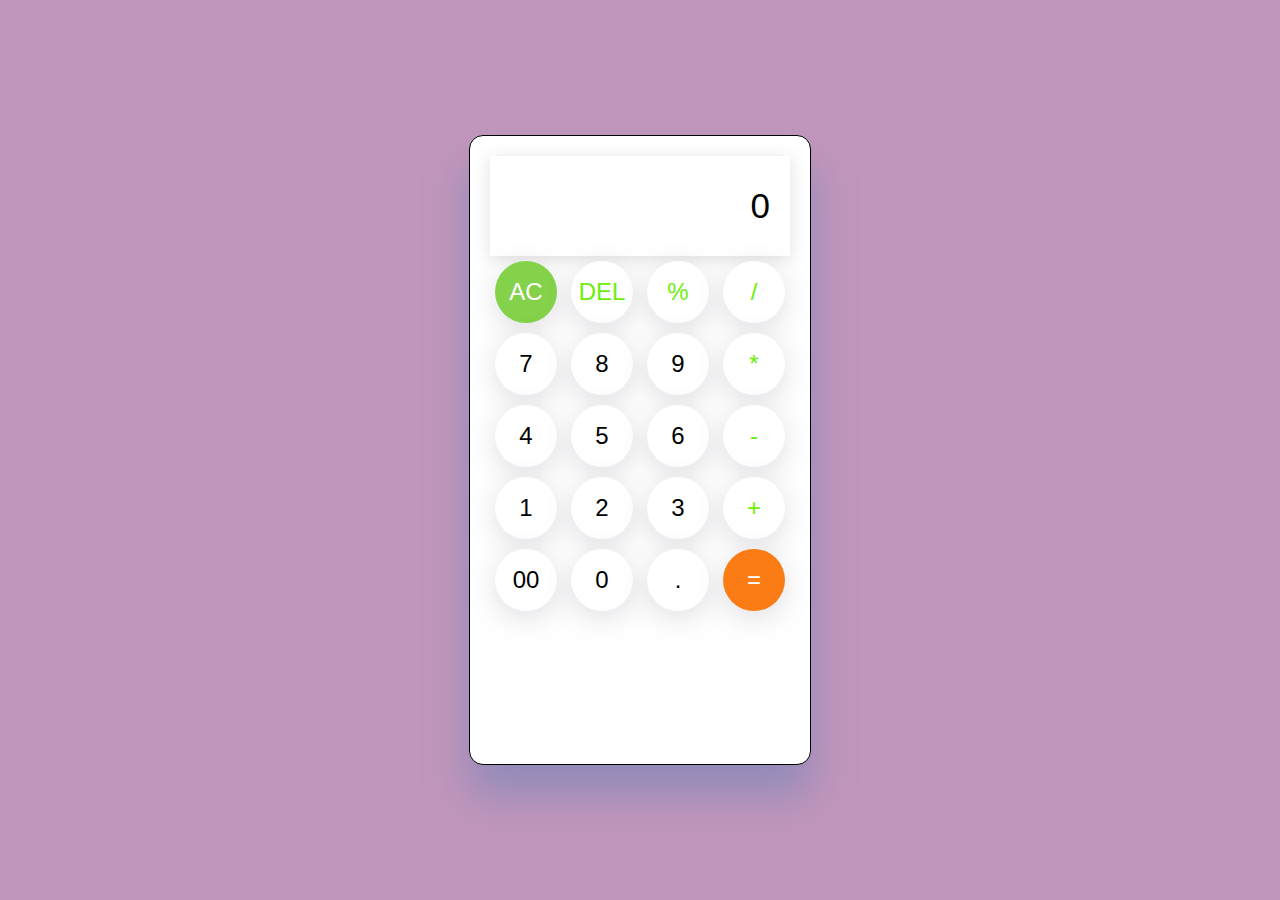
<file: index.html>
<!DOCTYPE html>
<html lang="en">
<head>
    <meta charset="UTF-8">
    <meta name="viewport" content="width=device-width, initial-scale=1.0">
    <title>Calculator</title>
    <link rel="stylesheet" href="style.css">
</head>
<body> 
     <div class="calculator">
        <input type="text" placeholder="0" id="input-box">
        <div>
            <button class="ac">AC</button>
            <button class="optr">DEL</button>
            <button class="optr">%</button>
            <button class="optr">/</button>
        </div>
        <div>
            <button>7</button>
            <button>8</button>
            <button>9</button>
            <button class="optr">*</button>
        </div>
        <div>
            <button>4</button>
            <button>5</button>
            <button>6</button>
            <button class="optr">-</button>
        </div>
        <div>
            <button>1</button>
            <button>2</button>
            <button>3</button>
            <button class="optr">+</button>
        </div>
        <div>
            <button>00</button>
            <button>0</button>
            <button>.</button>
            <button class="eqlbut">=</button>
        </div>
    </div>
    <script src="script.js"></script>
</body>

</html>
</file>
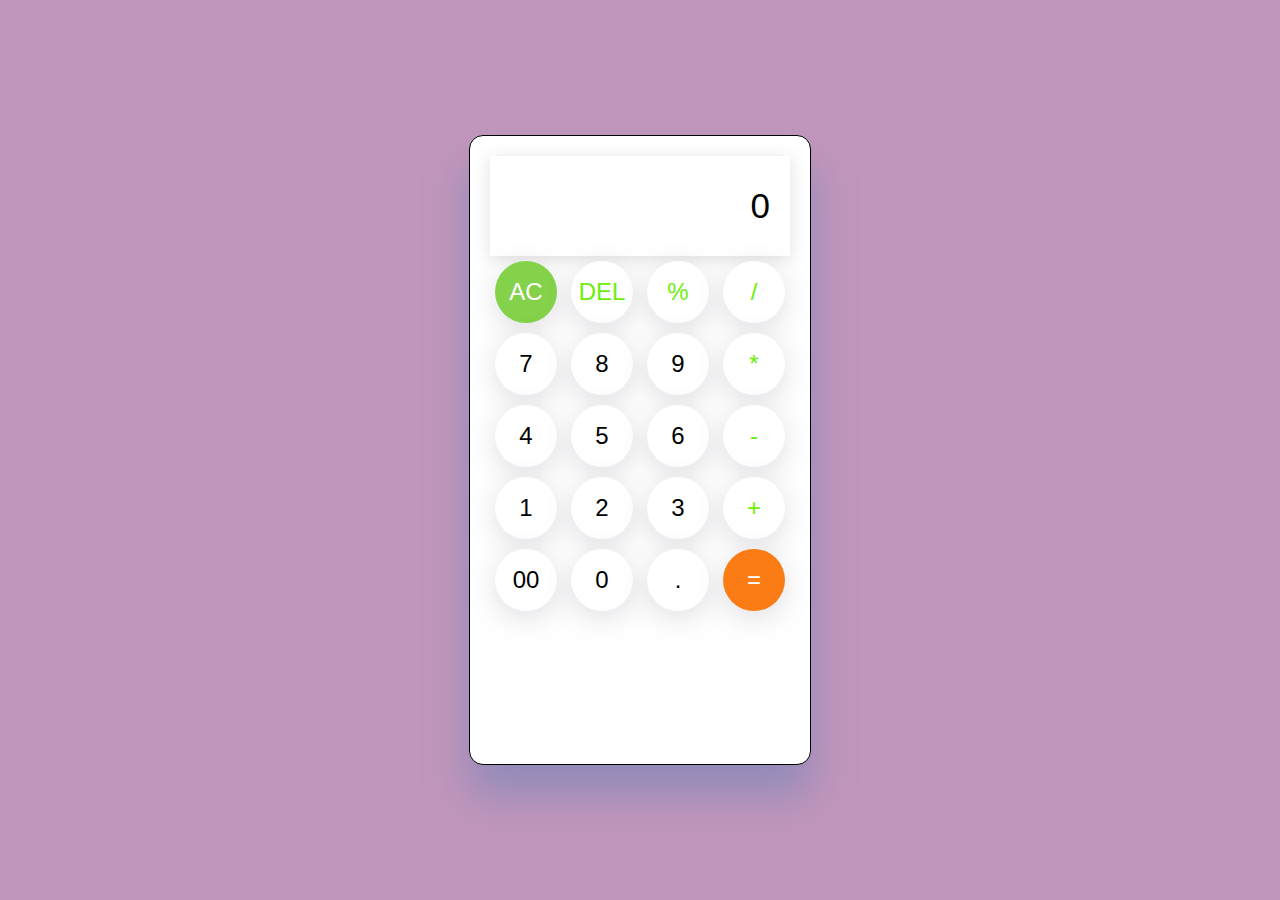
<file: calculator.html>
<!DOCTYPE html>
<html lang="en">
<head>
    <meta charset="UTF-8">
    <meta name="viewport" content="width=device-width, initial-scale=1.0">
    <title>Calculator</title>
    <link rel="stylesheet" href="calc.css">
</head>
<body> 
     <div class="calculator">
        <input type="text" placeholder="0" id="input-box">
        <div>
            <button class="ac">AC</button>
            <button class="optr">DEL</button>
            <button class="optr">%</button>
            <button class="optr">/</button>
        </div>
        <div>
            <button>7</button>
            <button>8</button>
            <button>9</button>
            <button class="optr">*</button>
        </div>
        <div>
            <button>4</button>
            <button>5</button>
            <button>6</button>
            <button class="optr">-</button>
        </div>
        <div>
            <button>1</button>
            <button>2</button>
            <button>3</button>
            <button class="optr">+</button>
        </div>
        <div>
            <button>00</button>
            <button>0</button>
            <button>.</button>
            <button class="eqlbut">=</button>
        </div>
    </div>
    <script src="calc.js"></script>
</body>

</html>
</file>
<file: style.css>
*{
    margin: 0;
    padding: 0;
    box-sizing: border-box;
}
body{
    width: 100%;
    height: 100vh;
    display: flex;
    justify-content: center;
    align-items: center;
    background-color: rgb(193, 150, 188);
}
.calculator{
    height: 70vh;
    border: 1px solid black;
    padding: 20px;
    border-radius: 14px;
    background-color: white;
    box-shadow: 0px 30px 40px rgba(100,128,182,0.5);
}
input{
    width: 300px;
    height: 100px;
    border: none;
    outline: none;
    padding: 20px;
    text-align: right;
    font-size: 35px;
    box-shadow: 0px 3px 15px rgba(84,84,84,0.2);
}
input::placeholder{
    color: black;
}
button{
    border: none;
    width: 62px;
    height: 62px;
    border-radius: 50%;
    background-color: #fff;
    box-shadow: 0px 7px 29px rgba(94,94,116,0.2);
    margin: 5px;
    font-size: 24px;
}
.eqlbut{
    background-color: #fb7c14;
    color: #fff;
    font-weight: 800px;
}
.ac{
    background-color: #84d249;
    color: #fff;
    font-weight: 800px;
}
.optr{
    color: #6dee0a;
    font-weight: 700px;
}
</file>
<file: calc.css>
*{
    margin: 0;
    padding: 0;
    box-sizing: border-box;
}
body{
    width: 100%;
    height: 100vh;
    display: flex;
    justify-content: center;
    align-items: center;
    background-color: rgb(193, 150, 188);
}
.calculator{
    height: 70vh;
    border: 1px solid black;
    padding: 20px;
    border-radius: 14px;
    background-color: white;
    box-shadow: 0px 30px 40px rgba(100,128,182,0.5);
}
input{
    width: 300px;
    height: 100px;
    border: none;
    outline: none;
    padding: 20px;
    text-align: right;
    font-size: 35px;
    box-shadow: 0px 3px 15px rgba(84,84,84,0.2);
}
input::placeholder{
    color: black;
}
button{
    border: none;
    width: 62px;
    height: 62px;
    border-radius: 50%;
    background-color: #fff;
    box-shadow: 0px 7px 29px rgba(94,94,116,0.2);
    margin: 5px;
    font-size: 24px;
}
.eqlbut{
    background-color: #fb7c14;
    color: #fff;
    font-weight: 800px;
}
.ac{
    background-color: #84d249;
    color: #fff;
    font-weight: 800px;
}
.optr{
    color: #6dee0a;
    font-weight: 700px;
}
</file>
